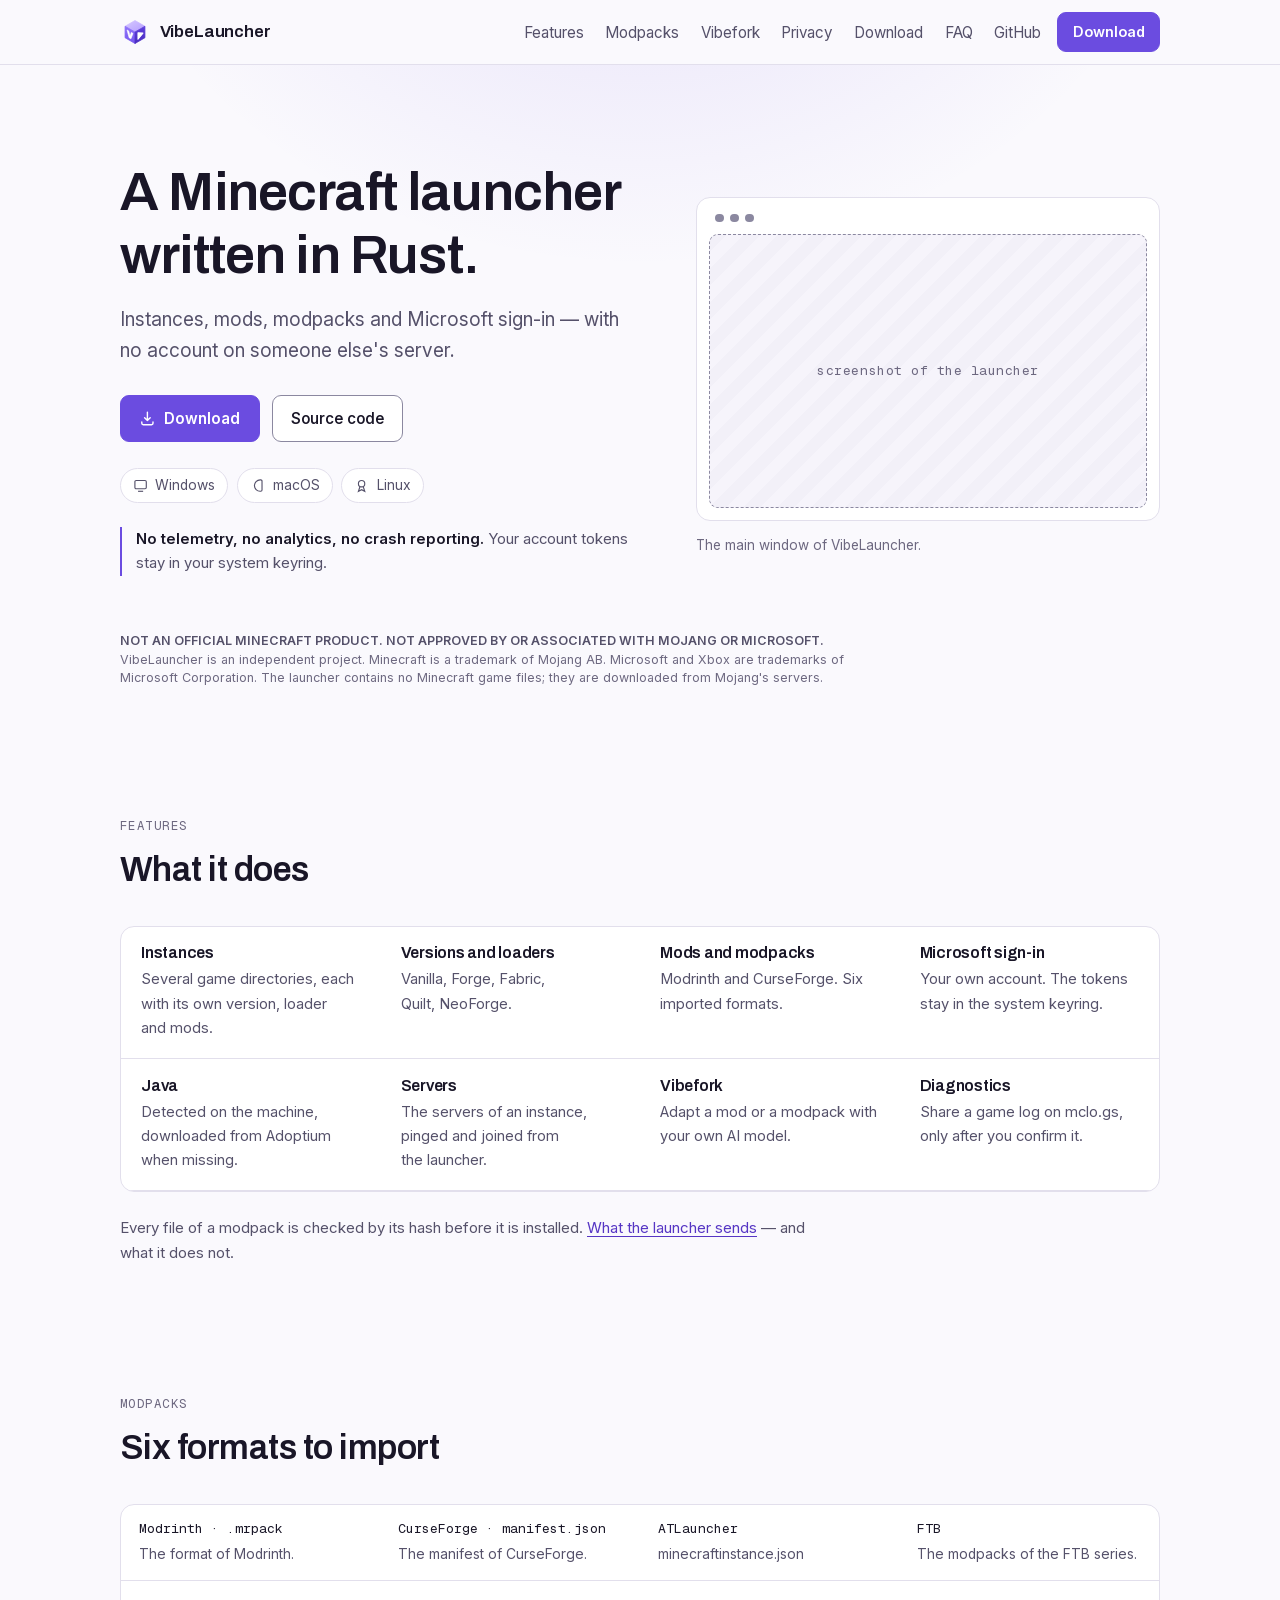
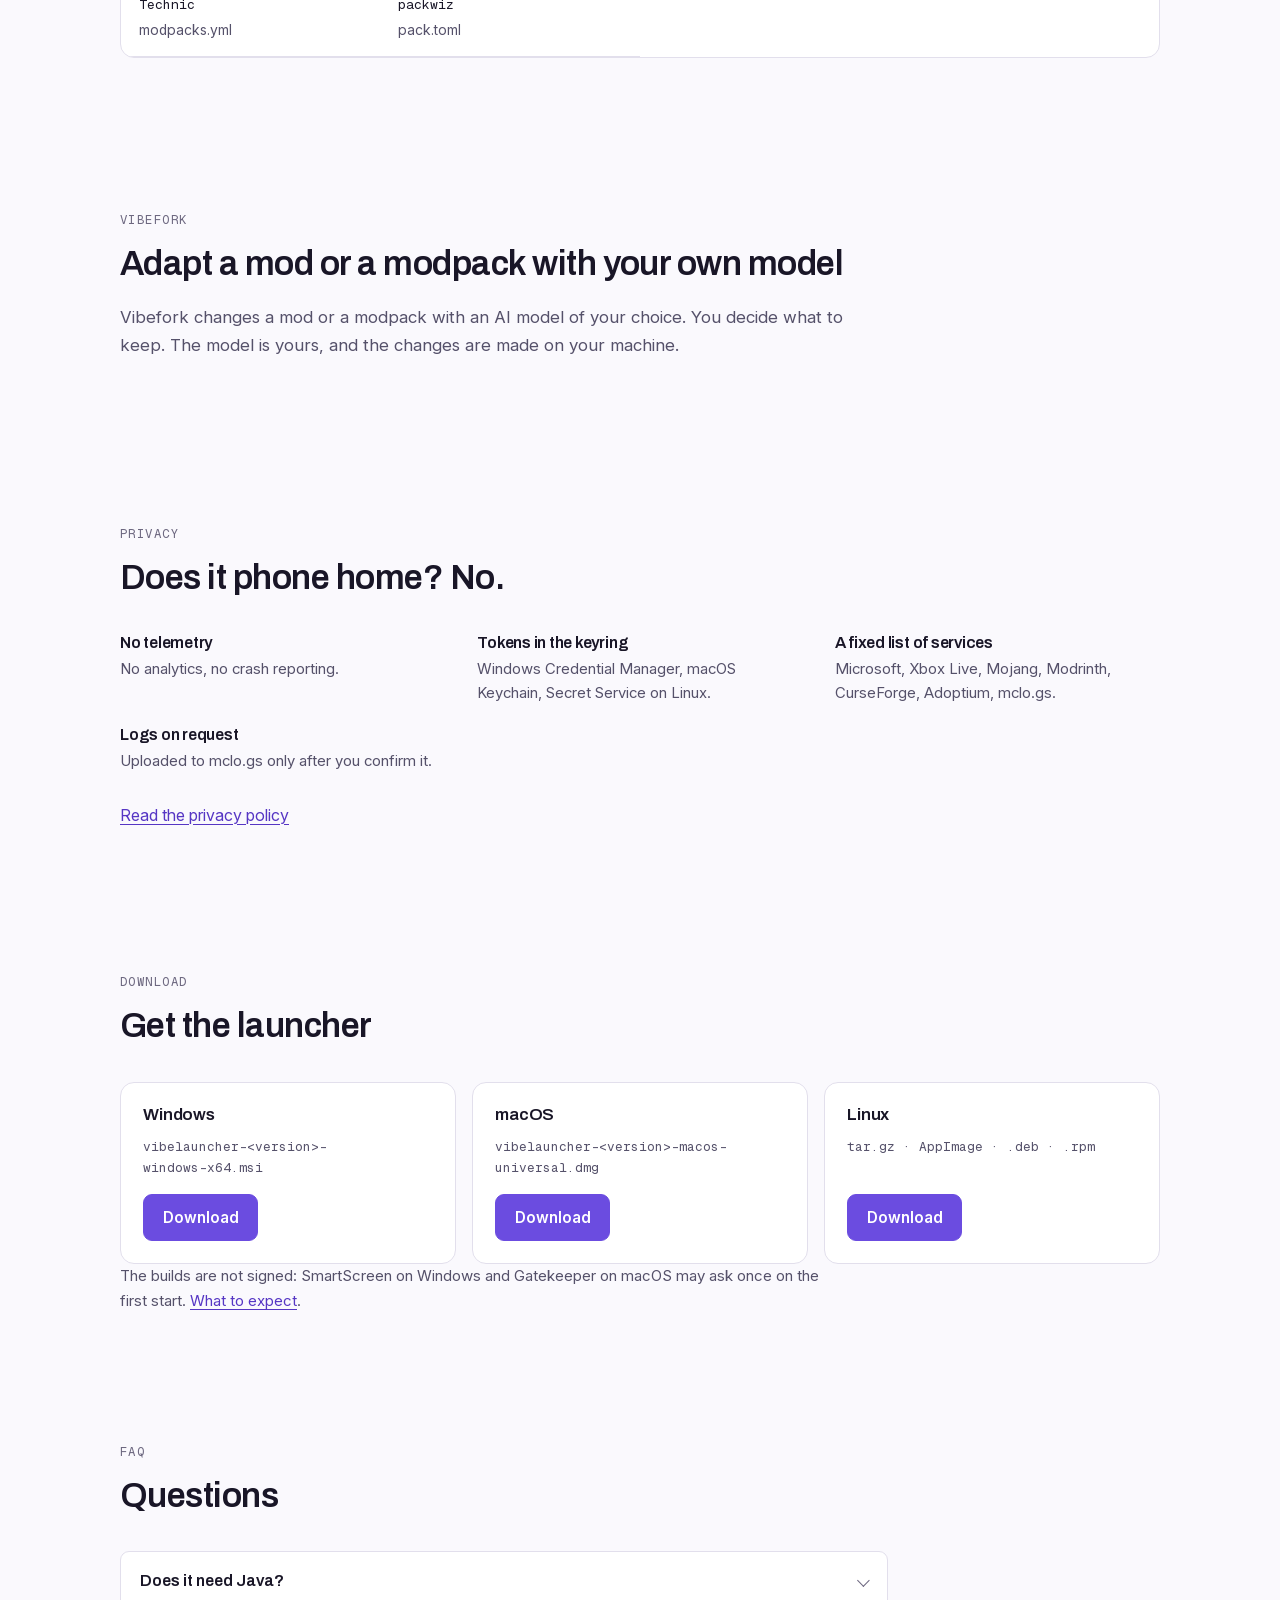
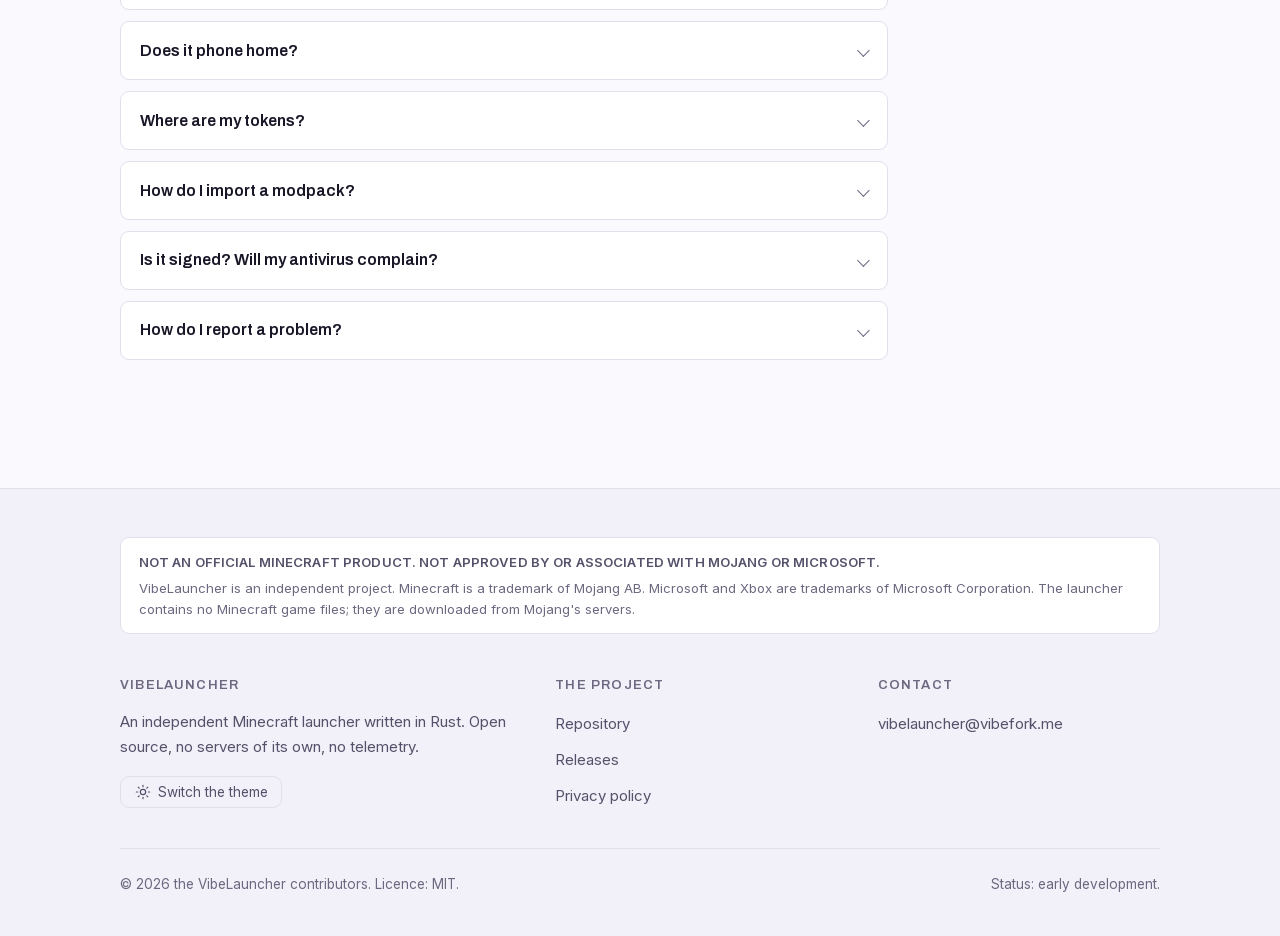
<file: index.html>
<!doctype html>
<html lang="en">
<head>
<meta charset="utf-8">
<meta name="viewport" content="width=device-width, initial-scale=1">
<title>VibeLauncher — a Minecraft launcher written in Rust</title>
<meta name="description" content="VibeLauncher is an open-source Minecraft launcher written in Rust for Windows, macOS and Linux. Instances, mods and modpacks, Microsoft sign-in, no telemetry, no servers of its own.">
<link rel="canonical" href="https://vibelauncher.org/">
<meta name="theme-color" content="#0e0d14" media="(prefers-color-scheme: dark)">
<meta name="theme-color" content="#faf9fd" media="(prefers-color-scheme: light)">
<meta property="og:type" content="website">
<meta property="og:site_name" content="VibeLauncher">
<meta property="og:url" content="https://vibelauncher.org/">
<meta property="og:title" content="VibeLauncher — a Minecraft launcher written in Rust">
<meta property="og:description" content="Instances, mods and modpacks, Microsoft sign-in and Vibefork. Open source, no telemetry, no servers of its own.">
<meta property="og:image" content="https://vibelauncher.org/assets/img/og.png">
<meta property="og:image:width" content="1200">
<meta property="og:image:height" content="630">
<meta name="twitter:card" content="summary_large_image">
<meta name="twitter:title" content="VibeLauncher — a Minecraft launcher written in Rust">
<meta name="twitter:description" content="Instances, mods and modpacks, Microsoft sign-in and Vibefork. Open source, no telemetry, no servers of its own.">
<meta name="twitter:image" content="https://vibelauncher.org/assets/img/og.png">
<link rel="icon" href="assets/icons/favicon.ico" sizes="32x32">
<link rel="icon" href="assets/icons/mono-light.svg" type="image/svg+xml" media="(prefers-color-scheme: dark)">
<link rel="icon" href="assets/icons/mono-dark.svg" type="image/svg+xml" media="(prefers-color-scheme: light)">
<link rel="apple-touch-icon" href="assets/icons/icon.svg">
<link rel="stylesheet" href="assets/css/base.css">
<link rel="stylesheet" href="assets/css/chrome.css">
<link rel="stylesheet" href="assets/css/sections.css">
<link rel="stylesheet" href="assets/css/pages.css">
<script type="application/ld+json">
{
  "@context": "https://schema.org",
  "@type": "SoftwareApplication",
  "name": "VibeLauncher",
  "applicationCategory": "GameApplication",
  "operatingSystem": "Windows, macOS, Linux",
  "description": "A Minecraft launcher written in Rust: instances, game versions and mod loaders, mods and modpacks, Microsoft account sign-in, Java runtimes and Vibefork.",
  "url": "https://vibelauncher.org/",
  "downloadUrl": "https://github.com/FQ401/vibelauncher/releases",
  "softwareVersion": "0.0.0",
  "license": "https://github.com/FQ401/vibelauncher/blob/main/LICENSE",
  "codeRepository": "https://github.com/FQ401/vibelauncher",
  "isAccessibleForFree": true,
  "offers": { "@type": "Offer", "price": "0", "priceCurrency": "USD" }
}
</script>
</head>
<body>
<a class="skip-link" href="#main">Skip to the content</a>

<header class="site-header">
  <div class="container site-header__inner">
    <a class="brand" href="index.html">
      <img src="assets/icons/mark.svg" alt="" width="30" height="30">
      <span class="brand__word">VibeLauncher</span>
    </a>
    <button class="nav-toggle" type="button" aria-expanded="false" aria-controls="site-nav" aria-label="Open the menu">
      <svg viewBox="0 0 24 24" fill="none" stroke="currentColor" stroke-width="2" stroke-linecap="round" aria-hidden="true">
        <path d="M4 7h16M4 12h16M4 17h16"></path>
      </svg>
    </button>
    <nav class="site-nav" id="site-nav" data-open="false" aria-label="Main">
      <ul class="site-nav__list">
        <li><a href="#features">Features</a></li>
        <li><a href="#modpacks">Modpacks</a></li>
        <li><a href="#vibefork">Vibefork</a></li>
        <li><a href="#privacy">Privacy</a></li>
        <li><a href="#download">Download</a></li>
        <li><a href="#faq">FAQ</a></li>
        <li><a class="site-nav__github" href="https://github.com/FQ401/vibelauncher" rel="noopener">GitHub</a></li>
      </ul>
    </nav>
    <div class="site-header__actions">
      <a class="button button--primary button--small" href="https://github.com/FQ401/vibelauncher/releases" rel="noopener">Download</a>
    </div>
  </div>
</header>

<main id="main">

  <section class="hero">
    <div class="container hero__inner">
      <div>
        <h1 class="hero__title">A Minecraft launcher written in Rust.</h1>
        <p class="hero__lead">
          Instances, mods, modpacks and Microsoft sign-in — with no account on someone else's server.
        </p>
        <div class="hero__actions">
          <a class="button button--primary" href="https://github.com/FQ401/vibelauncher/releases" rel="noopener">
            <svg viewBox="0 0 24 24" fill="none" stroke="currentColor" stroke-width="2" stroke-linecap="round" stroke-linejoin="round" aria-hidden="true">
              <path d="M12 3v12m0 0l-4-4m4 4l4-4M4 17v2a2 2 0 002 2h12a2 2 0 002-2v-2"></path>
            </svg>
            Download
          </a>
          <a class="button" href="https://github.com/FQ401/vibelauncher" rel="noopener">Source code</a>
        </div>
        <ul class="platform-chips">
          <li class="chip">
            <svg viewBox="0 0 24 24" fill="none" stroke="currentColor" stroke-width="1.8" aria-hidden="true"><rect x="3" y="4" width="18" height="13" rx="2"></rect><path d="M8 21h8"></path></svg>
            Windows
          </li>
          <li class="chip">
            <svg viewBox="0 0 24 24" fill="none" stroke="currentColor" stroke-width="1.8" aria-hidden="true"><path d="M16 3a9 9 0 100 18h1a2 2 0 002-2V5a2 2 0 00-2-2z"></path></svg>
            macOS
          </li>
          <li class="chip">
            <svg viewBox="0 0 24 24" fill="none" stroke="currentColor" stroke-width="1.8" aria-hidden="true"><circle cx="12" cy="9" r="5"></circle><path d="M9.5 13.5L7 21l5-2.5L17 21l-2.5-7.5"></path></svg>
            Linux
          </li>
        </ul>
        <p class="hero__note">
          <strong>No telemetry, no analytics, no crash reporting.</strong>
          Your account tokens stay in your system keyring.
        </p>
      </div>
      <figure class="hero__figure">
        <div class="shot-frame">
          <div class="shot-frame__bar" aria-hidden="true">
            <span class="shot-frame__dot"></span><span class="shot-frame__dot"></span><span class="shot-frame__dot"></span>
          </div>
          <!-- The real image of the launcher goes here: assets/img/launcher-main.webp -->
          <div class="shot-frame__body"><span>screenshot of the launcher</span></div>
        </div>
        <figcaption class="hero__caption">The main window of VibeLauncher.</figcaption>
      </figure>
    </div>
    <div class="container">
      <p class="hero__disclaimer">
        <strong>NOT AN OFFICIAL MINECRAFT PRODUCT. NOT APPROVED BY OR ASSOCIATED WITH MOJANG OR MICROSOFT.</strong>
        VibeLauncher is an independent project. Minecraft is a trademark of Mojang AB. Microsoft and Xbox are
        trademarks of Microsoft Corporation. The launcher contains no Minecraft game files; they are downloaded
        from Mojang's servers.
      </p>
    </div>
  </section>

  <section class="section" id="features">
    <div class="container">
      <div class="section__head">
        <p class="section__eyebrow">Features</p>
        <h2>What it does</h2>
      </div>
      <ul class="features">
        <li class="feature">
          <h3>Instances</h3>
          <p>Several game directories, each with its own version, loader and mods.</p>
        </li>
        <li class="feature">
          <h3>Versions and loaders</h3>
          <p>Vanilla, Forge, Fabric, Quilt, NeoForge.</p>
        </li>
        <li class="feature">
          <h3>Mods and modpacks</h3>
          <p>Modrinth and CurseForge. Six imported formats.</p>
        </li>
        <li class="feature">
          <h3>Microsoft sign-in</h3>
          <p>Your own account. The tokens stay in the system keyring.</p>
        </li>
        <li class="feature">
          <h3>Java</h3>
          <p>Detected on the machine, downloaded from Adoptium when missing.</p>
        </li>
        <li class="feature">
          <h3>Servers</h3>
          <p>The servers of an instance, pinged and joined from the launcher.</p>
        </li>
        <li class="feature">
          <h3>Vibefork</h3>
          <p>Adapt a mod or a modpack with your own AI model.</p>
        </li>
        <li class="feature">
          <h3>Diagnostics</h3>
          <p>Share a game log on mclo.gs, only after you confirm it.</p>
        </li>
      </ul>
      <p class="formats__note">
        Every file of a modpack is checked by its hash before it is installed.
        <a href="privacy.html">What the launcher sends</a> — and what it does not.
      </p>
    </div>
  </section>

  <section class="section section--tight" id="modpacks">
    <div class="container">
      <div class="section__head">
        <p class="section__eyebrow">Modpacks</p>
        <h2>Six formats to import</h2>
      </div>
      <ul class="formats">
        <li class="format">
          <p class="format__name">Modrinth · .mrpack</p>
          <p class="format__desc">The format of Modrinth.</p>
        </li>
        <li class="format">
          <p class="format__name">CurseForge · manifest.json</p>
          <p class="format__desc">The manifest of CurseForge.</p>
        </li>
        <li class="format">
          <p class="format__name">ATLauncher</p>
          <p class="format__desc">minecraftinstance.json</p>
        </li>
        <li class="format">
          <p class="format__name">FTB</p>
          <p class="format__desc">The modpacks of the FTB series.</p>
        </li>
        <li class="format">
          <p class="format__name">Technic</p>
          <p class="format__desc">modpacks.yml</p>
        </li>
        <li class="format">
          <p class="format__name">packwiz</p>
          <p class="format__desc">pack.toml</p>
        </li>
      </ul>
    </div>
  </section>

  <section class="section" id="vibefork">
    <div class="container">
      <div class="section__head">
        <p class="section__eyebrow">Vibefork</p>
        <h2>Adapt a mod or a modpack with your own model</h2>
        <p class="section__lead">
          Vibefork changes a mod or a modpack with an AI model of your choice. You decide what to keep.
          The model is yours, and the changes are made on your machine.
        </p>
      </div>
    </div>
  </section>

  <section class="section" id="privacy">
    <div class="container">
      <div class="section__head">
        <p class="section__eyebrow">Privacy</p>
        <h2>Does it phone home? No.</h2>
      </div>
      <ul class="points">
        <li class="point">
          <h3 class="point__title">No telemetry</h3>
          <p class="point__text">No analytics, no crash reporting.</p>
        </li>
        <li class="point">
          <h3 class="point__title">Tokens in the keyring</h3>
          <p class="point__text">Windows Credential Manager, macOS Keychain, Secret Service on Linux.</p>
        </li>
        <li class="point">
          <h3 class="point__title">A fixed list of services</h3>
          <p class="point__text">Microsoft, Xbox Live, Mojang, Modrinth, CurseForge, Adoptium, mclo.gs.</p>
        </li>
        <li class="point">
          <h3 class="point__title">Logs on request</h3>
          <p class="point__text">Uploaded to mclo.gs only after you confirm it.</p>
        </li>
      </ul>
      <p><a href="privacy.html">Read the privacy policy</a></p>
    </div>
  </section>

  <section class="section" id="download">
    <div class="container">
      <div class="section__head">
        <p class="section__eyebrow">Download</p>
        <h2>Get the launcher</h2>
      </div>
      <ul class="downloads">
        <li class="download">
          <h3 class="download__os">Windows</h3>
          <p class="download__file">vibelauncher-&lt;version&gt;-windows-x64.msi</p>
          <a class="button button--primary" href="https://github.com/FQ401/vibelauncher/releases" rel="noopener">Download</a>
        </li>
        <li class="download">
          <h3 class="download__os">macOS</h3>
          <p class="download__file">vibelauncher-&lt;version&gt;-macos-universal.dmg</p>
          <a class="button button--primary" href="https://github.com/FQ401/vibelauncher/releases" rel="noopener">Download</a>
        </li>
        <li class="download">
          <h3 class="download__os">Linux</h3>
          <p class="download__file">tar.gz · AppImage · .deb · .rpm</p>
          <a class="button button--primary" href="https://github.com/FQ401/vibelauncher/releases" rel="noopener">Download</a>
        </li>
      </ul>
      <p class="formats__note">
        The builds are not signed: SmartScreen on Windows and Gatekeeper on macOS may ask once on the first
        start. <a href="download.html">What to expect</a>.
      </p>
    </div>
  </section>

  <section class="section" id="faq">
    <div class="container">
      <div class="section__head">
        <p class="section__eyebrow">FAQ</p>
        <h2>Questions</h2>
      </div>
      <div class="faq">
        <details>
          <summary>Does it need Java?</summary>
          <div class="faq__body">
            <p>Java is detected on your machine; the launcher can download a runtime from Adoptium when it is missing.</p>
          </div>
        </details>
        <details>
          <summary>Does it phone home?</summary>
          <div class="faq__body">
            <p>No. The project runs no servers of its own, and the launcher has no telemetry, no analytics and no crash reporting.</p>
          </div>
        </details>
        <details>
          <summary>Where are my tokens?</summary>
          <div class="faq__body">
            <p>In the keyring of your operating system, never in a configuration file or a log.</p>
          </div>
        </details>
        <details>
          <summary>How do I import a modpack?</summary>
          <div class="faq__body">
            <p>Six formats are read: Modrinth, CurseForge, ATLauncher, FTB, Technic and packwiz. Every file is checked by its hash.</p>
          </div>
        </details>
        <details>
          <summary>Is it signed? Will my antivirus complain?</summary>
          <div class="faq__body">
            <p>The builds are not signed with a code signing certificate, so SmartScreen may ask once on Windows. On macOS the app is signed ad hoc and not notarized.</p>
          </div>
        </details>
        <details>
          <summary>How do I report a problem?</summary>
          <div class="faq__body">
            <p>Open an issue on <a href="https://github.com/FQ401/vibelauncher/issues" rel="noopener">GitHub</a>, or write to <a href="mailto:vibelauncher@vibefork.me">vibelauncher@vibefork.me</a>.</p>
          </div>
        </details>
      </div>
    </div>
  </section>

</main>

<footer class="site-footer">
  <div class="container">
    <p class="disclaimer">
      <strong>NOT AN OFFICIAL MINECRAFT PRODUCT. NOT APPROVED BY OR ASSOCIATED WITH MOJANG OR MICROSOFT.</strong>
      VibeLauncher is an independent project. Minecraft is a trademark of Mojang AB. Microsoft and Xbox are
      trademarks of Microsoft Corporation. The launcher contains no Minecraft game files; they are downloaded
      from Mojang's servers.
    </p>
    <div class="site-footer__grid">
      <div>
        <p class="site-footer__title">VibeLauncher</p>
        <p style="font-size: 0.94rem;">An independent Minecraft launcher written in Rust. Open source, no servers of its own, no telemetry.</p>
        <button class="theme-toggle" type="button" aria-pressed="false">
          <svg viewBox="0 0 24 24" fill="none" stroke="currentColor" stroke-width="1.8" stroke-linecap="round" aria-hidden="true">
            <circle cx="12" cy="12" r="4"></circle><path d="M12 2v2M12 20v2M2 12h2M20 12h2M4.9 4.9l1.4 1.4M17.7 17.7l1.4 1.4M19.1 4.9l-1.4 1.4M6.3 17.7l-1.4 1.4"></path>
          </svg>
          <span>Switch the theme</span>
        </button>
      </div>
      <div>
        <p class="site-footer__title">The project</p>
        <ul class="site-footer__links">
          <li><a href="https://github.com/FQ401/vibelauncher" rel="noopener">Repository</a></li>
          <li><a href="https://github.com/FQ401/vibelauncher/releases" rel="noopener">Releases</a></li>
          <li><a href="privacy.html">Privacy policy</a></li>
        </ul>
      </div>
      <div>
        <p class="site-footer__title">Contact</p>
        <ul class="site-footer__links">
          <li><a href="mailto:vibelauncher@vibefork.me">vibelauncher@vibefork.me</a></li>
        </ul>
      </div>
    </div>
    <div class="site-footer__bottom">
      <span>© 2026 the VibeLauncher contributors. Licence: MIT.</span>
      <span>Status: early development.</span>
    </div>
  </div>
</footer>

<script src="assets/js/main.js" defer></script>
</body>
</html>
</file>
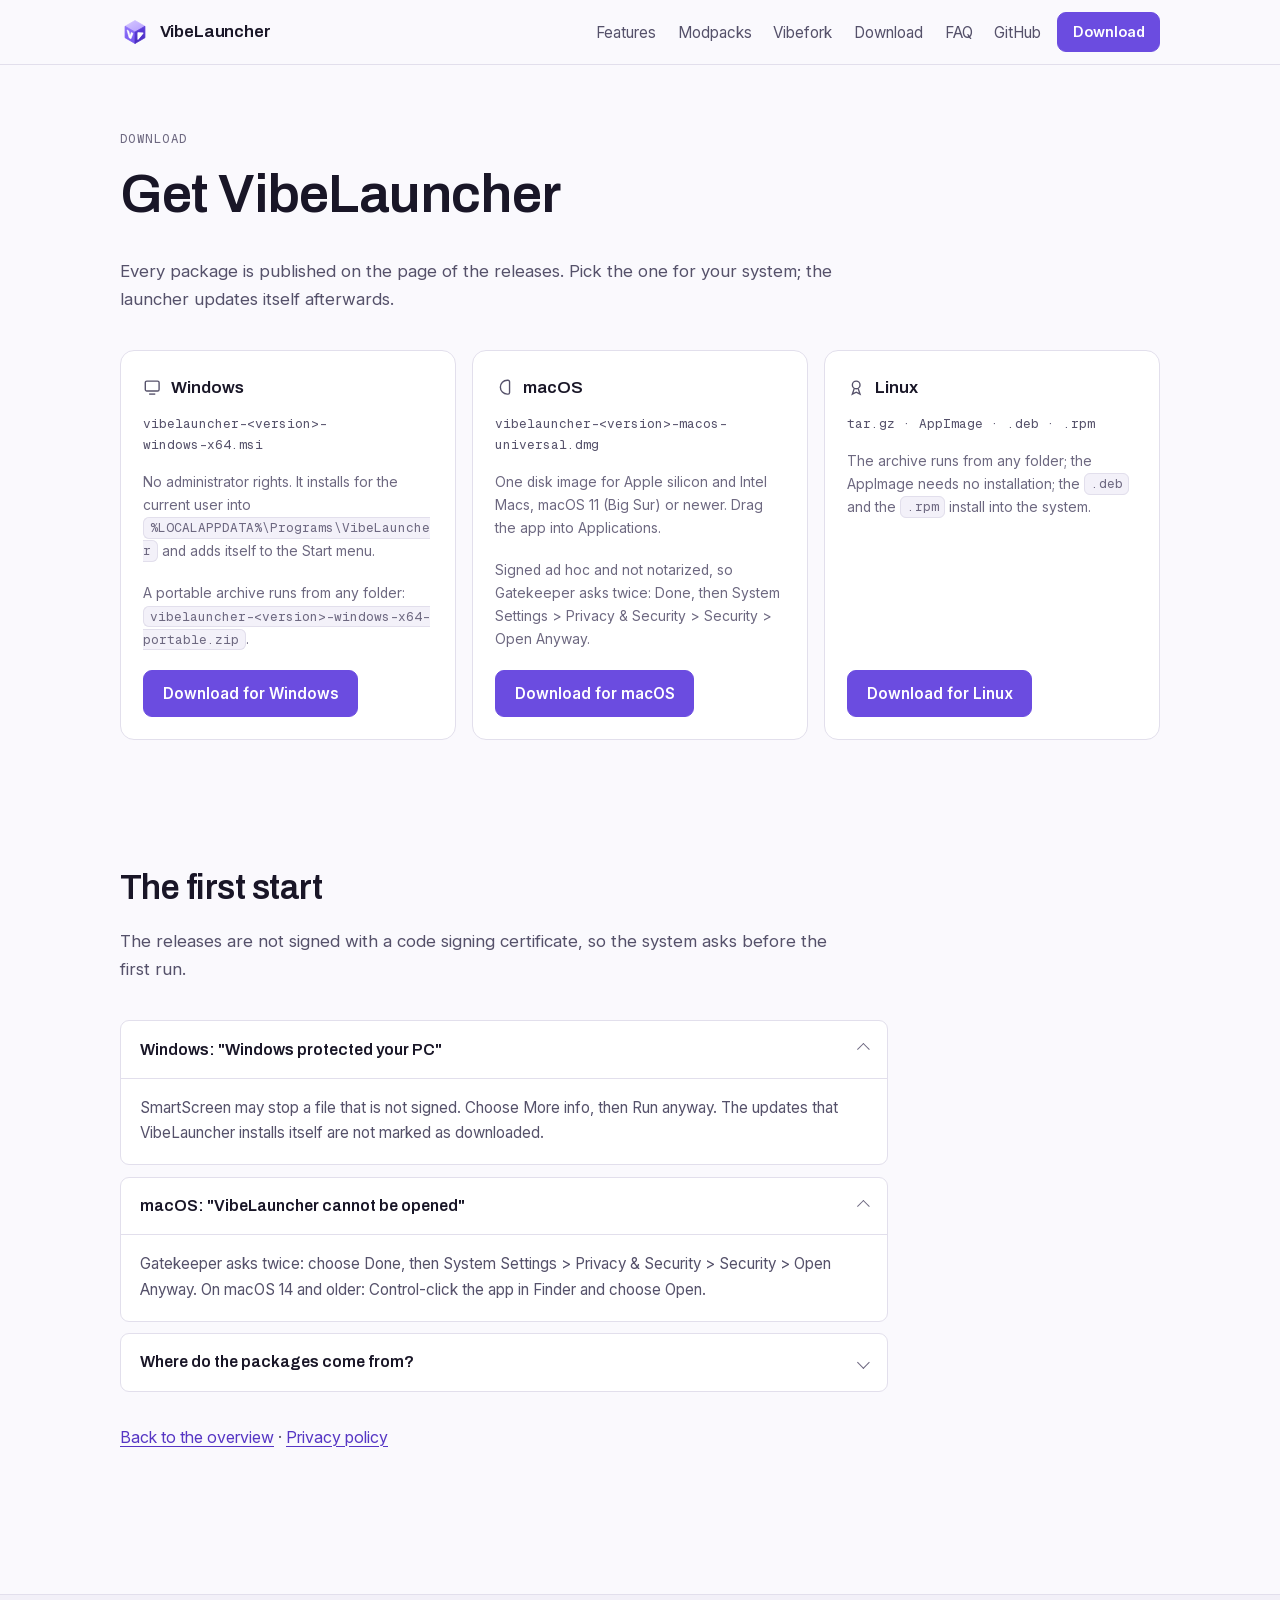
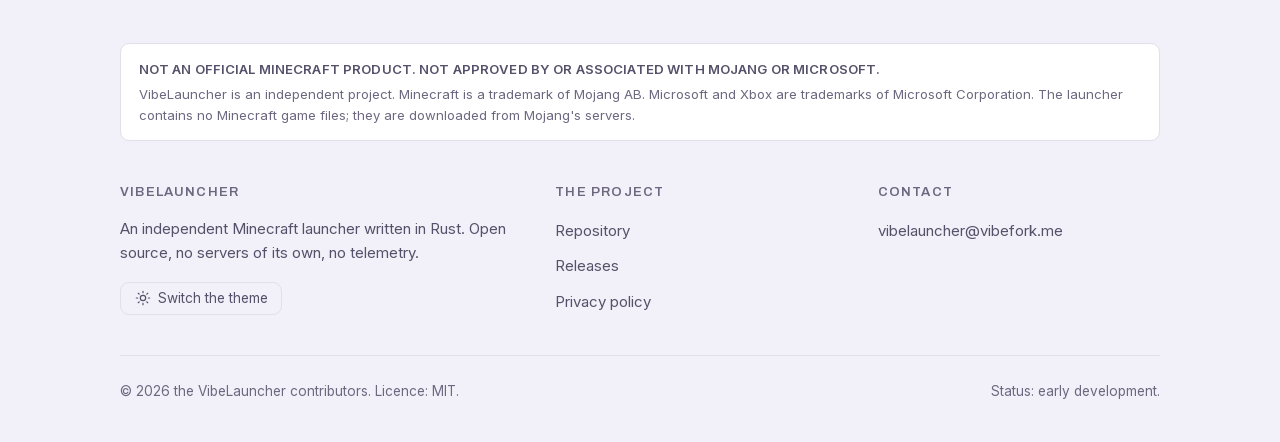
<file: download.html>
<!doctype html>
<html lang="en">
<head>
<meta charset="utf-8">
<meta name="viewport" content="width=device-width, initial-scale=1">
<title>Download — VibeLauncher</title>
<meta name="description" content="Download VibeLauncher for Windows, macOS and Linux: the installer, the portable archive, the disk image and the Linux packages.">
<link rel="canonical" href="https://vibelauncher.org/download.html">
<meta name="theme-color" content="#0e0d14" media="(prefers-color-scheme: dark)">
<meta name="theme-color" content="#faf9fd" media="(prefers-color-scheme: light)">
<meta property="og:type" content="website">
<meta property="og:site_name" content="VibeLauncher">
<meta property="og:url" content="https://vibelauncher.org/download.html">
<meta property="og:title" content="Download — VibeLauncher">
<meta property="og:description" content="The packages of VibeLauncher for Windows, macOS and Linux, and what to expect on the first start.">
<meta property="og:image" content="https://vibelauncher.org/assets/img/og.png">
<meta property="og:image:width" content="1200">
<meta property="og:image:height" content="630">
<meta name="twitter:card" content="summary_large_image">
<link rel="icon" href="assets/icons/favicon.ico" sizes="32x32">
<link rel="icon" href="assets/icons/mono-light.svg" type="image/svg+xml" media="(prefers-color-scheme: dark)">
<link rel="icon" href="assets/icons/mono-dark.svg" type="image/svg+xml" media="(prefers-color-scheme: light)">
<link rel="stylesheet" href="assets/css/base.css">
<link rel="stylesheet" href="assets/css/chrome.css">
<link rel="stylesheet" href="assets/css/sections.css">
<link rel="stylesheet" href="assets/css/pages.css">
</head>
<body>
<a class="skip-link" href="#main">Skip to the content</a>

<header class="site-header">
  <div class="container site-header__inner">
    <a class="brand" href="index.html">
      <img src="assets/icons/mark.svg" alt="" width="30" height="30">
      <span class="brand__word">VibeLauncher</span>
    </a>
    <button class="nav-toggle" type="button" aria-expanded="false" aria-controls="site-nav" aria-label="Open the menu">
      <svg viewBox="0 0 24 24" fill="none" stroke="currentColor" stroke-width="2" stroke-linecap="round" aria-hidden="true">
        <path d="M4 7h16M4 12h16M4 17h16"></path>
      </svg>
    </button>
    <nav class="site-nav" id="site-nav" data-open="false" aria-label="Main">
      <ul class="site-nav__list">
        <li><a href="index.html#features">Features</a></li>
        <li><a href="index.html#modpacks">Modpacks</a></li>
        <li><a href="index.html#vibefork">Vibefork</a></li>
        <li><a href="download.html">Download</a></li>
        <li><a href="index.html#faq">FAQ</a></li>
        <li><a class="site-nav__github" href="https://github.com/FQ401/vibelauncher" rel="noopener">GitHub</a></li>
      </ul>
    </nav>
    <div class="site-header__actions">
      <a class="button button--primary button--small" href="https://github.com/FQ401/vibelauncher/releases" rel="noopener">Download</a>
    </div>
  </div>
</header>

<main id="main">
  <section class="section">
    <div class="container">
      <div class="section__head">
        <p class="section__eyebrow">Download</p>
        <h1>Get VibeLauncher</h1>
        <p class="section__lead">
          Every package is published on the page of the releases. Pick the one for your system;
          the launcher updates itself afterwards.
        </p>
      </div>

      <div class="downloads">
        <article class="download">
          <p class="download__os">
            <svg viewBox="0 0 24 24" fill="none" stroke="currentColor" stroke-width="1.8" aria-hidden="true"><rect x="3" y="4" width="18" height="13" rx="2"></rect><path d="M8 21h8"></path></svg>
            Windows
          </p>
          <p class="download__file">vibelauncher-&lt;version&gt;-windows-x64.msi</p>
          <p class="download__note">
            No administrator rights. It installs for the current user into
            <code>%LOCALAPPDATA%\Programs\VibeLauncher</code> and adds itself to the Start menu.
          </p>
          <p class="download__note">
            A portable archive runs from any folder: <code>vibelauncher-&lt;version&gt;-windows-x64-portable.zip</code>.
          </p>
          <a class="button button--primary" href="https://github.com/FQ401/vibelauncher/releases" rel="noopener">Download for Windows</a>
        </article>

        <article class="download">
          <p class="download__os">
            <svg viewBox="0 0 24 24" fill="none" stroke="currentColor" stroke-width="1.8" aria-hidden="true"><path d="M16 3a9 9 0 100 18h1a2 2 0 002-2V5a2 2 0 00-2-2z"></path></svg>
            macOS
          </p>
          <p class="download__file">vibelauncher-&lt;version&gt;-macos-universal.dmg</p>
          <p class="download__note">
            One disk image for Apple silicon and Intel Macs, macOS 11 (Big Sur) or newer. Drag the app into
            Applications.
          </p>
          <p class="download__note">
            Signed ad hoc and not notarized, so Gatekeeper asks twice: Done, then System Settings &gt;
            Privacy &amp; Security &gt; Security &gt; Open Anyway.
          </p>
          <a class="button button--primary" href="https://github.com/FQ401/vibelauncher/releases" rel="noopener">Download for macOS</a>
        </article>

        <article class="download">
          <p class="download__os">
            <svg viewBox="0 0 24 24" fill="none" stroke="currentColor" stroke-width="1.8" aria-hidden="true"><circle cx="12" cy="9" r="5"></circle><path d="M9.5 13.5L7 21l5-2.5L17 21l-2.5-7.5"></path></svg>
            Linux
          </p>
          <p class="download__file">tar.gz · AppImage · .deb · .rpm</p>
          <p class="download__note">
            The archive runs from any folder; the AppImage needs no installation; the <code>.deb</code> and the
            <code>.rpm</code> install into the system.
          </p>
          <a class="button button--primary" href="https://github.com/FQ401/vibelauncher/releases" rel="noopener">Download for Linux</a>
        </article>
      </div>
    </div>
  </section>

  <section class="section section--tight">
    <div class="container">
      <div class="section__head">
        <h2>The first start</h2>
        <p class="section__lead">The releases are not signed with a code signing certificate, so the system asks before the first run.</p>
      </div>
      <div class="faq">
        <details open>
          <summary>Windows: "Windows protected your PC"</summary>
          <div class="faq__body">
            <p>SmartScreen may stop a file that is not signed. Choose More info, then Run anyway. The updates that VibeLauncher installs itself are not marked as downloaded.</p>
          </div>
        </details>
        <details open>
          <summary>macOS: "VibeLauncher cannot be opened"</summary>
          <div class="faq__body">
            <p>Gatekeeper asks twice: choose Done, then System Settings &gt; Privacy &amp; Security &gt; Security &gt; Open Anyway. On macOS 14 and older: Control-click the app in Finder and choose Open.</p>
          </div>
        </details>
        <details>
          <summary>Where do the packages come from?</summary>
          <div class="faq__body">
            <p>All of them are on the <a href="https://github.com/FQ401/vibelauncher/releases" rel="noopener">page of the releases</a>, together with the checksums. The launcher itself updates from there.</p>
          </div>
        </details>
      </div>
      <p style="margin-top: 2rem;">
        <a href="index.html">Back to the overview</a> ·
        <a href="privacy.html">Privacy policy</a>
      </p>
    </div>
  </section>
</main>

<footer class="site-footer">
  <div class="container">
    <p class="disclaimer">
      <strong>NOT AN OFFICIAL MINECRAFT PRODUCT. NOT APPROVED BY OR ASSOCIATED WITH MOJANG OR MICROSOFT.</strong>
      VibeLauncher is an independent project. Minecraft is a trademark of Mojang AB. Microsoft and Xbox are
      trademarks of Microsoft Corporation. The launcher contains no Minecraft game files; they are downloaded
      from Mojang's servers.
    </p>
    <div class="site-footer__grid">
      <div>
        <p class="site-footer__title">VibeLauncher</p>
        <p style="font-size: 0.94rem;">An independent Minecraft launcher written in Rust. Open source, no servers of its own, no telemetry.</p>
        <button class="theme-toggle" type="button" aria-pressed="false">
          <svg viewBox="0 0 24 24" fill="none" stroke="currentColor" stroke-width="1.8" stroke-linecap="round" aria-hidden="true">
            <circle cx="12" cy="12" r="4"></circle><path d="M12 2v2M12 20v2M2 12h2M20 12h2M4.9 4.9l1.4 1.4M17.7 17.7l1.4 1.4M19.1 4.9l-1.4 1.4M6.3 17.7l-1.4 1.4"></path>
          </svg>
          <span>Switch the theme</span>
        </button>
      </div>
      <div>
        <p class="site-footer__title">The project</p>
        <ul class="site-footer__links">
          <li><a href="https://github.com/FQ401/vibelauncher" rel="noopener">Repository</a></li>
          <li><a href="https://github.com/FQ401/vibelauncher/releases" rel="noopener">Releases</a></li>
          <li><a href="privacy.html">Privacy policy</a></li>
        </ul>
      </div>
      <div>
        <p class="site-footer__title">Contact</p>
        <ul class="site-footer__links">
          <li><a href="mailto:vibelauncher@vibefork.me">vibelauncher@vibefork.me</a></li>
        </ul>
      </div>
    </div>
    <div class="site-footer__bottom">
      <span>© 2026 the VibeLauncher contributors. Licence: MIT.</span>
      <span>Status: early development.</span>
    </div>
  </div>
</footer>

<script src="assets/js/main.js" defer></script>
</body>
</html>
</file>
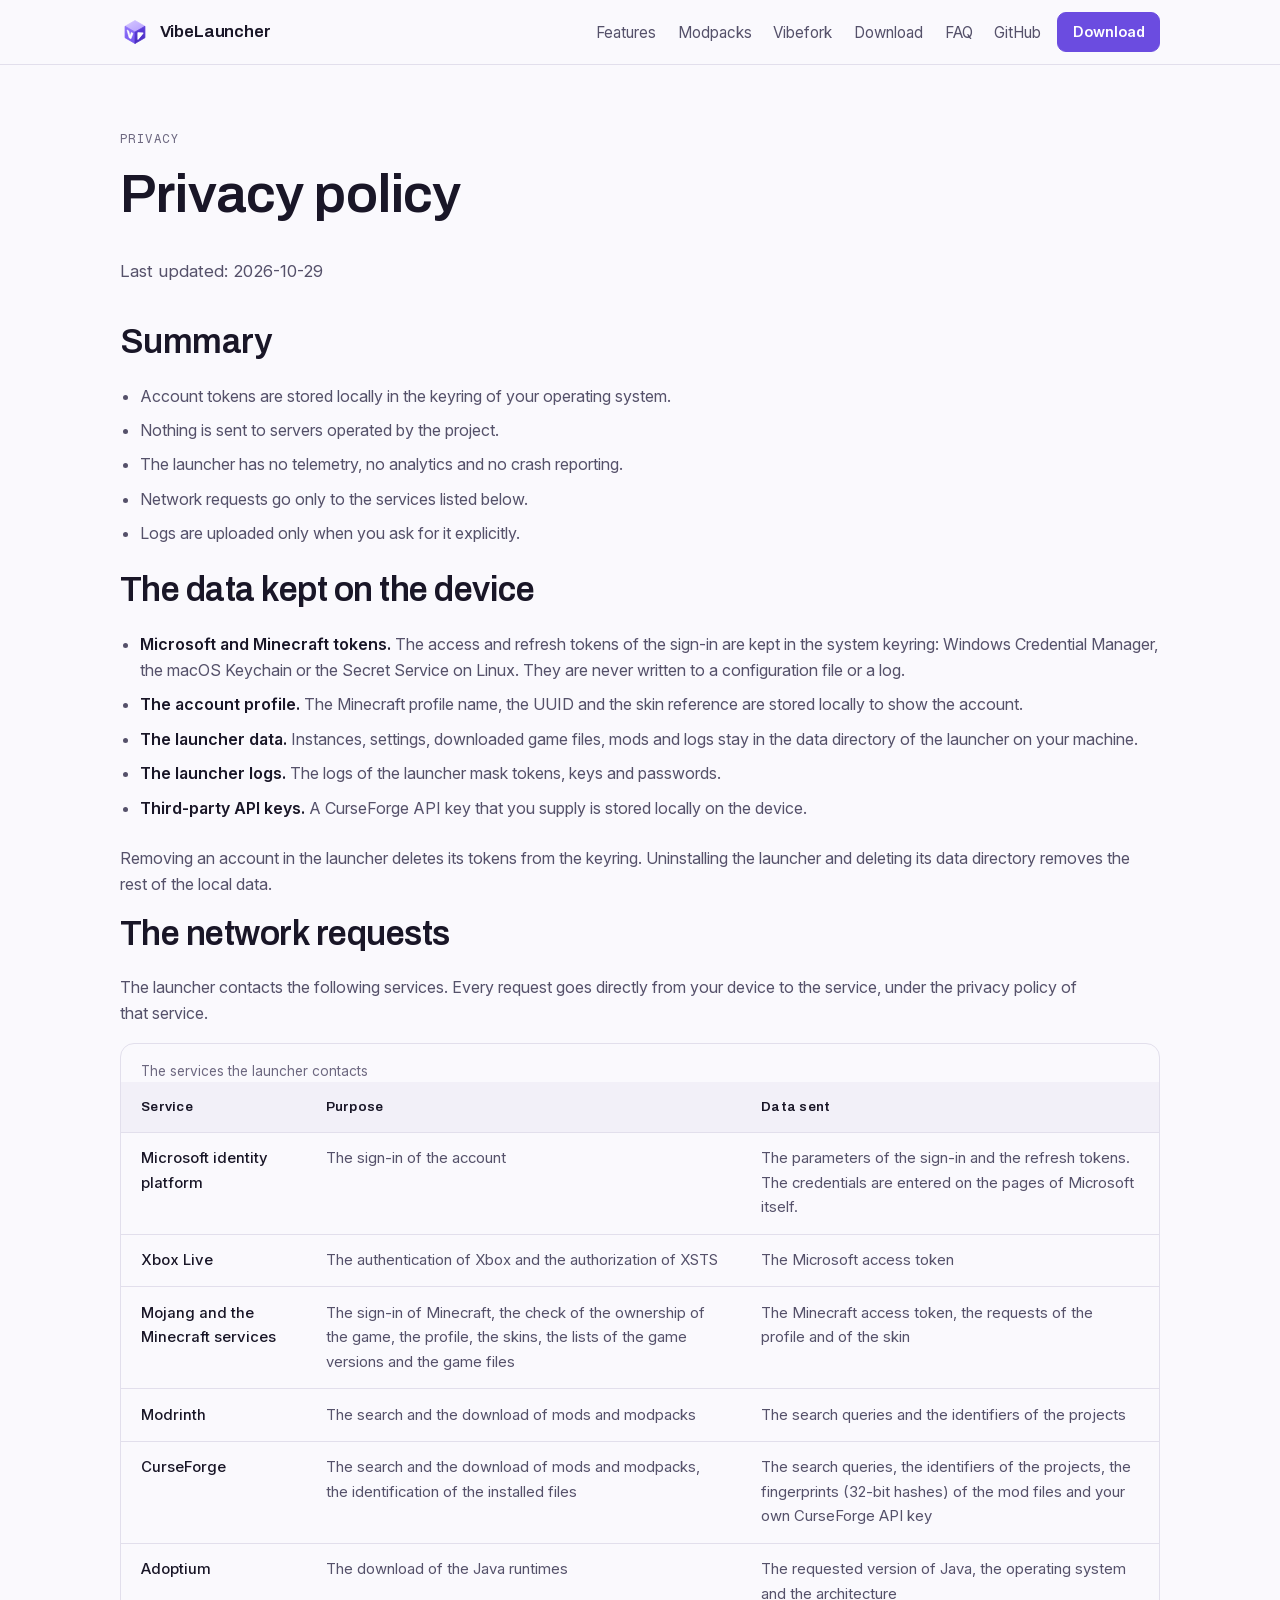
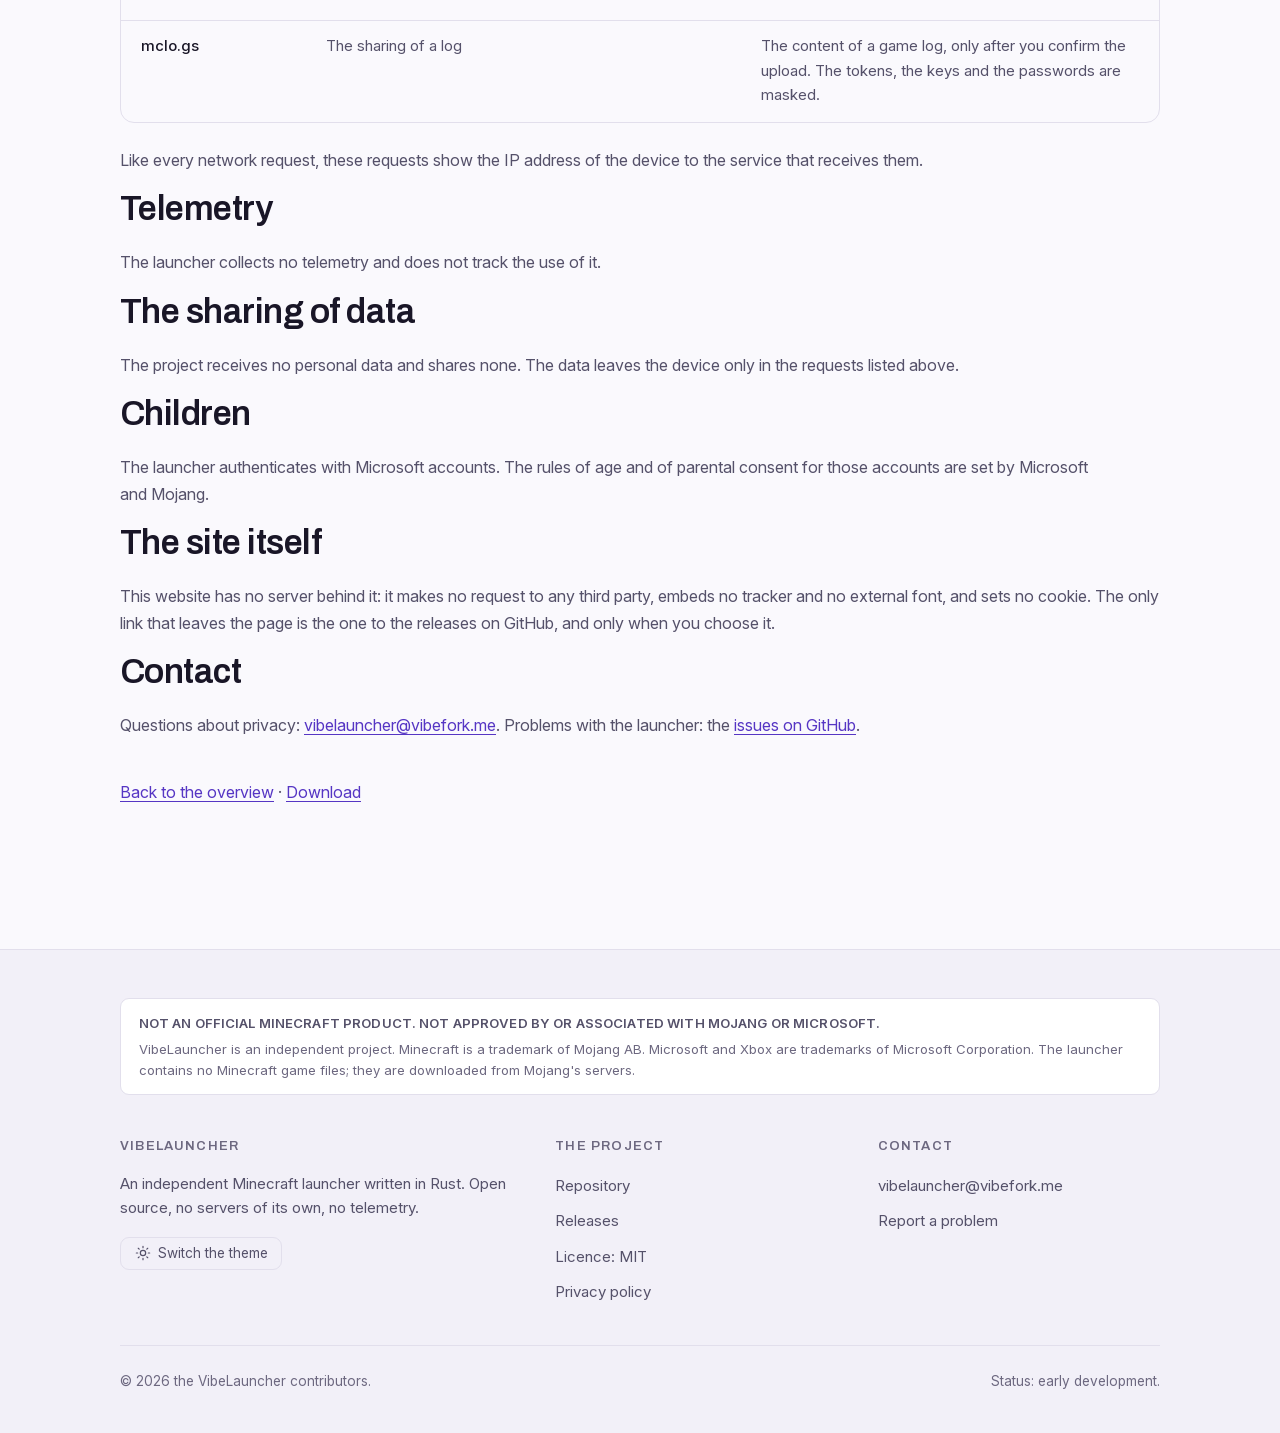
<file: privacy.html>
<!doctype html>
<html lang="en">
<head>
<meta charset="utf-8">
<meta name="viewport" content="width=device-width, initial-scale=1">
<title>Privacy policy — VibeLauncher</title>
<meta name="description" content="The privacy policy of VibeLauncher: no telemetry, tokens in the system keyring, and the fixed list of services the launcher contacts.">
<link rel="canonical" href="https://vibelauncher.org/privacy.html">
<meta name="theme-color" content="#0e0d14" media="(prefers-color-scheme: dark)">
<meta name="theme-color" content="#faf9fd" media="(prefers-color-scheme: light)">
<meta property="og:type" content="website">
<meta property="og:site_name" content="VibeLauncher">
<meta property="og:url" content="https://vibelauncher.org/privacy.html">
<meta property="og:title" content="Privacy policy — VibeLauncher">
<meta property="og:description" content="No telemetry, no analytics, no crash reporting. The tokens stay in the keyring of your operating system.">
<meta property="og:image" content="https://vibelauncher.org/assets/img/og.png">
<meta property="og:image:width" content="1200">
<meta property="og:image:height" content="630">
<meta name="twitter:card" content="summary_large_image">
<link rel="icon" href="assets/icons/favicon.ico" sizes="32x32">
<link rel="icon" href="assets/icons/mono-light.svg" type="image/svg+xml" media="(prefers-color-scheme: dark)">
<link rel="icon" href="assets/icons/mono-dark.svg" type="image/svg+xml" media="(prefers-color-scheme: light)">
<link rel="stylesheet" href="assets/css/base.css">
<link rel="stylesheet" href="assets/css/chrome.css">
<link rel="stylesheet" href="assets/css/sections.css">
<link rel="stylesheet" href="assets/css/pages.css">
</head>
<body>
<a class="skip-link" href="#main">Skip to the content</a>

<header class="site-header">
  <div class="container site-header__inner">
    <a class="brand" href="index.html">
      <img src="assets/icons/mark.svg" alt="" width="30" height="30">
      <span class="brand__word">VibeLauncher</span>
    </a>
    <button class="nav-toggle" type="button" aria-expanded="false" aria-controls="site-nav" aria-label="Open the menu">
      <svg viewBox="0 0 24 24" fill="none" stroke="currentColor" stroke-width="2" stroke-linecap="round" aria-hidden="true">
        <path d="M4 7h16M4 12h16M4 17h16"></path>
      </svg>
    </button>
    <nav class="site-nav" id="site-nav" data-open="false" aria-label="Main">
      <ul class="site-nav__list">
        <li><a href="index.html#features">Features</a></li>
        <li><a href="index.html#modpacks">Modpacks</a></li>
        <li><a href="index.html#vibefork">Vibefork</a></li>
        <li><a href="download.html">Download</a></li>
        <li><a href="index.html#faq">FAQ</a></li>
        <li><a class="site-nav__github" href="https://github.com/FQ401/vibelauncher" rel="noopener">GitHub</a></li>
      </ul>
    </nav>
    <div class="site-header__actions">
      <a class="button button--primary button--small" href="https://github.com/FQ401/vibelauncher/releases" rel="noopener">Download</a>
    </div>
  </div>
</header>

<main id="main">
  <article class="section">
    <div class="container">
      <div class="section__head">
        <p class="section__eyebrow">Privacy</p>
        <h1>Privacy policy</h1>
        <p class="section__lead">Last updated: 2026-10-29</p>
      </div>

      <h2>Summary</h2>
      <ul class="policy-list">
        <li>Account tokens are stored locally in the keyring of your operating system.</li>
        <li>Nothing is sent to servers operated by the project.</li>
        <li>The launcher has no telemetry, no analytics and no crash reporting.</li>
        <li>Network requests go only to the services listed below.</li>
        <li>Logs are uploaded only when you ask for it explicitly.</li>
      </ul>

      <h2>The data kept on the device</h2>
      <ul class="policy-list">
        <li><strong>Microsoft and Minecraft tokens.</strong> The access and refresh tokens of the sign-in are kept in the system keyring: Windows Credential Manager, the macOS Keychain or the Secret Service on Linux. They are never written to a configuration file or a log.</li>
        <li><strong>The account profile.</strong> The Minecraft profile name, the UUID and the skin reference are stored locally to show the account.</li>
        <li><strong>The launcher data.</strong> Instances, settings, downloaded game files, mods and logs stay in the data directory of the launcher on your machine.</li>
        <li><strong>The launcher logs.</strong> The logs of the launcher mask tokens, keys and passwords.</li>
        <li><strong>Third-party API keys.</strong> A CurseForge API key that you supply is stored locally on the device.</li>
      </ul>
      <p>Removing an account in the launcher deletes its tokens from the keyring. Uninstalling the launcher and deleting its data directory removes the rest of the local data.</p>

      <h2>The network requests</h2>
      <p>The launcher contacts the following services. Every request goes directly from your device to the service, under the privacy policy of that service.</p>
      <div class="table-wrap">
        <table class="policy-table">
          <caption>The services the launcher contacts</caption>
          <thead>
            <tr><th scope="col">Service</th><th scope="col">Purpose</th><th scope="col">Data sent</th></tr>
          </thead>
          <tbody>
            <tr>
              <td>Microsoft identity platform</td>
              <td>The sign-in of the account</td>
              <td>The parameters of the sign-in and the refresh tokens. The credentials are entered on the pages of Microsoft itself.</td>
            </tr>
            <tr>
              <td>Xbox Live</td>
              <td>The authentication of Xbox and the authorization of XSTS</td>
              <td>The Microsoft access token</td>
            </tr>
            <tr>
              <td>Mojang and the Minecraft services</td>
              <td>The sign-in of Minecraft, the check of the ownership of the game, the profile, the skins, the lists of the game versions and the game files</td>
              <td>The Minecraft access token, the requests of the profile and of the skin</td>
            </tr>
            <tr>
              <td>Modrinth</td>
              <td>The search and the download of mods and modpacks</td>
              <td>The search queries and the identifiers of the projects</td>
            </tr>
            <tr>
              <td>CurseForge</td>
              <td>The search and the download of mods and modpacks, the identification of the installed files</td>
              <td>The search queries, the identifiers of the projects, the fingerprints (32-bit hashes) of the mod files and your own CurseForge API key</td>
            </tr>
            <tr>
              <td>Adoptium</td>
              <td>The download of the Java runtimes</td>
              <td>The requested version of Java, the operating system and the architecture</td>
            </tr>
            <tr>
              <td>mclo.gs</td>
              <td>The sharing of a log</td>
              <td>The content of a game log, only after you confirm the upload. The tokens, the keys and the passwords are masked.</td>
            </tr>
          </tbody>
        </table>
      </div>
      <p>Like every network request, these requests show the IP address of the device to the service that receives them.</p>

      <h2>Telemetry</h2>
      <p>The launcher collects no telemetry and does not track the use of it.</p>

      <h2>The sharing of data</h2>
      <p>The project receives no personal data and shares none. The data leaves the device only in the requests listed above.</p>

      <h2>Children</h2>
      <p>The launcher authenticates with Microsoft accounts. The rules of age and of parental consent for those accounts are set by Microsoft and Mojang.</p>

      <h2>The site itself</h2>
      <p>This website has no server behind it: it makes no request to any third party, embeds no tracker and no external font, and sets no cookie. The only link that leaves the page is the one to the releases on GitHub, and only when you choose it.</p>

      <h2>Contact</h2>
      <p>Questions about privacy: <a href="mailto:vibelauncher@vibefork.me">vibelauncher@vibefork.me</a>. Problems with the launcher: the <a href="https://github.com/FQ401/vibelauncher/issues" rel="noopener">issues on GitHub</a>.</p>

      <p style="margin-top: 2.5rem;">
        <a href="index.html">Back to the overview</a> ·
        <a href="download.html">Download</a>
      </p>
    </div>
  </article>
</main>

<footer class="site-footer">
  <div class="container">
    <p class="disclaimer">
      <strong>NOT AN OFFICIAL MINECRAFT PRODUCT. NOT APPROVED BY OR ASSOCIATED WITH MOJANG OR MICROSOFT.</strong>
      VibeLauncher is an independent project. Minecraft is a trademark of Mojang AB. Microsoft and Xbox are
      trademarks of Microsoft Corporation. The launcher contains no Minecraft game files; they are downloaded
      from Mojang's servers.
    </p>
    <div class="site-footer__grid">
      <div>
        <p class="site-footer__title">VibeLauncher</p>
        <p style="font-size: 0.94rem;">An independent Minecraft launcher written in Rust. Open source, no servers of its own, no telemetry.</p>
        <button class="theme-toggle" type="button" aria-pressed="false">
          <svg viewBox="0 0 24 24" fill="none" stroke="currentColor" stroke-width="1.8" stroke-linecap="round" aria-hidden="true">
            <circle cx="12" cy="12" r="4"></circle><path d="M12 2v2M12 20v2M2 12h2M20 12h2M4.9 4.9l1.4 1.4M17.7 17.7l1.4 1.4M19.1 4.9l-1.4 1.4M6.3 17.7l-1.4 1.4"></path>
          </svg>
          <span>Switch the theme</span>
        </button>
      </div>
      <div>
        <p class="site-footer__title">The project</p>
        <ul class="site-footer__links">
          <li><a href="https://github.com/FQ401/vibelauncher" rel="noopener">Repository</a></li>
          <li><a href="https://github.com/FQ401/vibelauncher/releases" rel="noopener">Releases</a></li>
          <li><a href="https://github.com/FQ401/vibelauncher/blob/main/LICENSE" rel="noopener">Licence: MIT</a></li>
          <li><a href="privacy.html">Privacy policy</a></li>
        </ul>
      </div>
      <div>
        <p class="site-footer__title">Contact</p>
        <ul class="site-footer__links">
          <li><a href="mailto:vibelauncher@vibefork.me">vibelauncher@vibefork.me</a></li>
          <li><a href="https://github.com/FQ401/vibelauncher/issues" rel="noopener">Report a problem</a></li>
        </ul>
      </div>
    </div>
    <div class="site-footer__bottom">
      <span>© 2026 the VibeLauncher contributors.</span>
      <span>Status: early development.</span>
    </div>
  </div>
</footer>

<script src="assets/js/main.js" defer></script>
</body>
</html>
</file>
<file: assets/css/base.css>
/* The base of the site: the tokens, the reset, the typography, the header and
   the footer. The sections live in `sections.css`.

   The palette is neutral on purpose: the accent marks the primary action and
   the focus ring, so it reads as an action and not as decoration. */

/* The fonts are cut down to the glyphs of the site and packed into WOFF2; the
   system stack is the fallback if the files fail to load. */
@font-face {
  font-family: 'Inter';
  src: url('../fonts/inter.woff2') format('woff2');
  font-weight: 100 900;
  font-style: normal;
  font-display: swap;
}

@font-face {
  font-family: 'Archivo';
  src: url('../fonts/archivo.woff2') format('woff2');
  font-weight: 100 900;
  font-style: normal;
  font-display: swap;
}

@font-face {
  font-family: 'Geist Mono';
  src: url('../fonts/geist-mono.woff2') format('woff2');
  font-weight: 100 900;
  font-style: normal;
  font-display: swap;
}

:root {
  color-scheme: dark light;

  --font-sans: 'Inter', system-ui, -apple-system, 'Segoe UI', Roboto, sans-serif;
  --font-display: 'Archivo', 'Inter', system-ui, -apple-system, sans-serif;
  --font-mono: 'Geist Mono', ui-monospace, 'Cascadia Code', Consolas, monospace;

  --bg: #0e0d14;
  --bg-soft: #141320;
  --surface: #181624;
  --surface-raised: #1f1c2d;
  --border: #2a2739;
  --border-strong: #6a668c;
  --text: #e9e7f2;
  --text-muted: #a6a2b8;
  --text-faint: #837e99;
  --accent: #8f72fa;
  --accent-text: #b9a4ff;
  --accent-strong: #a78bff;
  --on-accent: #140f24;
  --code-bg: #100e1a;

  --radius: 14px;
  --radius-small: 9px;
  --container: 1120px;
  --gutter: clamp(1.15rem, 4vw, 2.5rem);
  --section-gap: clamp(2.5rem, 5vw, 4rem);
}

/* The light palette: it applies when the system asks for it and when the
   reader picks it in the footer. The two blocks must stay in step. */
@media (prefers-color-scheme: light) {
  :root:not([data-theme='dark']) {
    --bg: #faf9fd;
    --bg-soft: #f2f0f8;
    --surface: #ffffff;
    --surface-raised: #f6f4fb;
    --border: #e2dfec;
    --border-strong: #8b88a0;
    --text: #191627;
    --text-muted: #55516a;
    --text-faint: #6d6880;
    --accent: #6b4ce0;
    --accent-text: #5636c4;
    --accent-strong: #5a3cd0;
    --on-accent: #ffffff;
    --code-bg: #f3f1f9;
  }
}

:root[data-theme='light'] {
  --bg: #faf9fd;
  --bg-soft: #f2f0f8;
  --surface: #ffffff;
  --surface-raised: #f6f4fb;
  --border: #e2dfec;
  --border-strong: #8b88a0;
  --text: #191627;
  --text-muted: #55516a;
  --text-faint: #6d6880;
  --accent: #6b4ce0;
  --accent-text: #5636c4;
  --accent-strong: #5a3cd0;
  --on-accent: #ffffff;
  --code-bg: #f3f1f9;
}

*,
*::before,
*::after {
  box-sizing: border-box;
}

html {
  -webkit-text-size-adjust: 100%;
  scroll-behavior: smooth;
  scroll-padding-top: 5rem;
}

body {
  margin: 0;
  background: var(--bg);
  color: var(--text);
  font-family: var(--font-sans);
  font-size: 1rem;
  line-height: 1.65;
  -webkit-font-smoothing: antialiased;
  text-rendering: optimizeLegibility;
}

h1,
h2,
h3 {
  font-family: var(--font-display);
  font-weight: 600;
  line-height: 1.15;
  letter-spacing: -0.015em;
  margin: 0 0 0.6em;
  text-wrap: balance;
}

h1 {
  font-size: clamp(2.1rem, 5.5vw, 3.4rem);
}

h2 {
  font-size: clamp(1.55rem, 3.4vw, 2.15rem);
}

h3 {
  font-size: 1.12rem;
}

p {
  margin: 0 0 1rem;
  color: var(--text-muted);
  text-wrap: pretty;
}

a {
  color: var(--accent-text);
  text-underline-offset: 0.2em;
  text-decoration-thickness: 1px;
}

a:hover {
  color: var(--accent-strong);
}

:focus-visible {
  outline: 2px solid var(--accent-strong);
  outline-offset: 3px;
  border-radius: 4px;
}

code,
kbd,
.version {
  font-family: var(--font-mono);
  font-size: 0.92em;
}

code {
  background: var(--code-bg);
  border: 1px solid var(--border);
  border-radius: 6px;
  padding: 0.1em 0.4em;
  /* A long path must break inside the code, not push the card out. */
  overflow-wrap: anywhere;
  word-break: break-word;
}

img,
svg {
  max-width: 100%;
  height: auto;
}

ul {
  margin: 0;
  padding: 0;
  list-style: none;
}

hr {
  border: 0;
  border-top: 1px solid var(--border);
  margin: 2.5rem 0;
}

.container {
  width: 100%;
  max-width: var(--container);
  margin-inline: auto;
  padding-inline: var(--gutter);
}

.skip-link {
  position: absolute;
  left: -9999px;
  top: 0;
  z-index: 100;
  background: var(--accent);
  color: var(--on-accent);
  padding: 0.65rem 1rem;
  border-radius: 0 0 var(--radius-small) 0;
  font-weight: 600;
}

.skip-link:focus {
  left: 0;
}
</file>
<file: assets/css/chrome.css>
/* The frame of the site: the header, the buttons and the footer.

   The palette and the typography live in ase.css. */

/* The header ------------------------------------------------------------- */

.site-header {
  position: sticky;
  top: 0;
  z-index: 20;
  background: color-mix(in srgb, var(--bg) 88%, transparent);
  backdrop-filter: blur(12px);
  border-bottom: 1px solid var(--border);
}

.site-header__inner {
  display: flex;
  align-items: center;
  gap: 1rem;
  min-height: 4rem;
}

.brand {
  display: inline-flex;
  align-items: center;
  gap: 0.6rem;
  color: var(--text);
  text-decoration: none;
  font-family: var(--font-display);
  font-weight: 600;
  font-size: 1.06rem;
  letter-spacing: -0.01em;
}

.brand img {
  width: 30px;
  height: 30px;
  display: block;
}

.brand__word {
  color: var(--text);
}

.site-nav {
  margin-left: auto;
}

.site-nav__list {
  display: flex;
  align-items: center;
  gap: 1.35rem;
}

.site-nav__list a {
  color: var(--text-muted);
  text-decoration: none;
  font-size: 0.95rem;
  white-space: nowrap;
}

.site-nav__list a:hover {
  color: var(--text);
}

.site-nav__github {
  display: inline-flex;
  align-items: center;
  gap: 0.45rem;
}

.site-header__actions {
  display: flex;
  align-items: center;
  gap: 0.6rem;
}

.nav-toggle {
  display: none;
  align-items: center;
  justify-content: center;
  width: 2.6rem;
  height: 2.6rem;
  padding: 0;
  border: 1px solid var(--border);
  border-radius: var(--radius-small);
  background: var(--surface);
  color: var(--text);
  cursor: pointer;
}

.nav-toggle svg {
  width: 1.25rem;
  height: 1.25rem;
}

/* The buttons ------------------------------------------------------------ */

.button {
  display: inline-flex;
  align-items: center;
  justify-content: center;
  gap: 0.5rem;
  padding: 0.62rem 1.15rem;
  border-radius: var(--radius-small);
  border: 1px solid var(--border-strong);
  background: var(--surface);
  color: var(--text);
  font-family: var(--font-sans);
  font-size: 0.95rem;
  font-weight: 550;
  text-decoration: none;
  cursor: pointer;
  transition: border-color 0.15s ease, background-color 0.15s ease;
}

.button:hover {
  border-color: var(--accent);
  color: var(--text);
}

.button--primary {
  background: var(--accent);
  border-color: var(--accent);
  color: var(--on-accent);
  font-weight: 600;
}

.button--primary:hover {
  background: var(--accent-strong);
  border-color: var(--accent-strong);
  color: var(--on-accent);
}

.button--small {
  padding: 0.45rem 0.9rem;
  font-size: 0.9rem;
}

.button svg {
  width: 1.05rem;
  height: 1.05rem;
}

.theme-toggle {
  display: inline-flex;
  align-items: center;
  gap: 0.45rem;
  padding: 0.45rem 0.85rem;
  border: 1px solid var(--border);
  border-radius: var(--radius-small);
  background: transparent;
  color: var(--text-muted);
  font-family: var(--font-sans);
  font-size: 0.85rem;
  cursor: pointer;
}

.theme-toggle:hover {
  border-color: var(--border-strong);
  color: var(--text);
}

.theme-toggle svg {
  width: 1rem;
  height: 1rem;
}

/* The footer ------------------------------------------------------------- */

.site-footer {
  border-top: 1px solid var(--border);
  background: var(--bg-soft);
  padding-block: 3rem 2.5rem;
  margin-top: var(--section-gap);
}

.disclaimer {
  font-size: 0.82rem;
  line-height: 1.55;
  color: var(--text-faint);
  border: 1px solid var(--border);
  border-radius: var(--radius-small);
  padding: 0.9rem 1.1rem;
  background: var(--surface);
}

.disclaimer strong {
  display: block;
  color: var(--text-muted);
  font-weight: 600;
  letter-spacing: 0.01em;
  margin-bottom: 0.35rem;
}

.site-footer__grid {
  display: grid;
  grid-template-columns: 1.4fr 1fr 1fr;
  gap: 2.5rem;
  margin-top: 2.5rem;
}

.site-footer__title {
  font-family: var(--font-display);
  font-size: 0.82rem;
  font-weight: 600;
  letter-spacing: 0.09em;
  text-transform: uppercase;
  color: var(--text-faint);
  margin-bottom: 0.9rem;
}

.site-footer__links li + li {
  margin-top: 0.55rem;
}

.site-footer__links a {
  color: var(--text-muted);
  text-decoration: none;
  font-size: 0.94rem;
}

.site-footer__links a:hover {
  color: var(--accent-text);
}

.site-footer__bottom {
  margin-top: 2.5rem;
  padding-top: 1.5rem;
  border-top: 1px solid var(--border);
  display: flex;
  flex-wrap: wrap;
  gap: 0.6rem 1.5rem;
  justify-content: space-between;
  font-size: 0.85rem;
  color: var(--text-faint);
}

/* The small screens ------------------------------------------------------ */

@media (max-width: 860px) {
  .nav-toggle {
    display: inline-flex;
    margin-left: auto;
  }

  .site-nav {
    display: none;
    position: absolute;
    inset: 100% 0 auto 0;
    background: var(--bg);
    border-bottom: 1px solid var(--border);
    padding: 0.5rem var(--gutter) 1.25rem;
  }

  .site-nav[data-open='true'] {
    display: block;
  }

  .site-nav__list {
    flex-direction: column;
    align-items: flex-start;
    gap: 0;
  }

  .site-nav__list li {
    width: 100%;
  }

  .site-nav__list a {
    display: block;
    padding: 0.7rem 0;
    border-bottom: 1px solid var(--border);
    font-size: 1rem;
  }

  .site-nav__list li:last-child a {
    border-bottom: 0;
  }

  .site-header__actions .button--small {
    display: none;
  }

  .site-footer__grid {
    grid-template-columns: 1fr;
    gap: 2rem;
  }
}

@media (prefers-reduced-motion: reduce) {
  html {
    scroll-behavior: auto;
  }

  *,
  *::before,
  *::after {
    animation-duration: 0.01ms !important;
    animation-iteration-count: 1 !important;
    transition-duration: 0.01ms !important;
  }
}
</file>
<file: assets/css/sections.css>
/* The sections of the landing page: the hero, the feature grid, the modpack
   formats, Vibefork, the privacy points, the downloads and the FAQ.

   The look is a tool: hairline borders, rounded corners, generous line height.
   No shadows, no motion beyond the hover states. */

.section {
  padding-block: var(--section-gap);
}

.section--tight {
  padding-block: clamp(2.5rem, 6vw, 4rem);
}

.section__head {
  max-width: 46rem;
  margin-bottom: clamp(1.5rem, 3vw, 2.25rem);
}

.section__eyebrow {
  font-family: var(--font-mono);
  font-size: 0.78rem;
  letter-spacing: 0.12em;
  text-transform: uppercase;
  color: var(--text-faint);
  margin-bottom: 0.85rem;
}

.section__lead {
  font-size: 1.06rem;
  color: var(--text-muted);
  margin-bottom: 0;
}

/* The hero --------------------------------------------------------------- */

.hero {
  padding-block: clamp(3rem, 8vw, 6rem) clamp(2rem, 4vw, 3rem);
  position: relative;
  overflow: hidden;
}

.hero::after {
  content: '';
  position: absolute;
  inset: -40% 0 auto 0;
  height: 34rem;
  background: radial-gradient(ellipse at 50% 0%, color-mix(in srgb, var(--accent) 16%, transparent), transparent 62%);
  pointer-events: none;
  z-index: 0;
}

.hero__inner {
  position: relative;
  z-index: 1;
  display: grid;
  grid-template-columns: minmax(0, 1.05fr) minmax(0, 0.95fr);
  gap: clamp(2rem, 5vw, 4rem);
  align-items: center;
}

.hero__title {
  margin-bottom: 1.1rem;
}

.hero__lead {
  font-size: clamp(1.05rem, 2vw, 1.2rem);
  max-width: 34rem;
}

.hero__actions {
  display: flex;
  flex-wrap: wrap;
  gap: 0.75rem;
  margin-top: 1.75rem;
}

.hero__note {
  margin-top: 1.5rem;
  font-size: 0.93rem;
  color: var(--text-muted);
  max-width: 32rem;
  padding-left: 0.9rem;
  border-left: 2px solid var(--accent);
}

.hero__note strong {
  color: var(--text);
  font-weight: 600;
}

.platform-chips {
  display: flex;
  flex-wrap: wrap;
  gap: 0.55rem;
  margin-top: 1.6rem;
}

.chip {
  display: inline-flex;
  align-items: center;
  gap: 0.45rem;
  padding: 0.32rem 0.75rem;
  border: 1px solid var(--border);
  border-radius: 999px;
  background: var(--surface);
  font-size: 0.87rem;
  color: var(--text-muted);
}

.chip svg {
  width: 0.95rem;
  height: 0.95rem;
}

/* The frame of the launcher: a neutral placeholder, not a fake screenshot.
   The real image goes to `assets/img/launcher-main.webp`. */
.hero__figure {
  margin: 0;
}

.shot-frame {
  border: 1px solid var(--border);
  border-radius: var(--radius);
  background: var(--surface);
  padding: 0.75rem;
}

.shot-frame__bar {
  display: flex;
  align-items: center;
  gap: 0.4rem;
  padding: 0.25rem 0.35rem 0.75rem;
}

.shot-frame__dot {
  width: 0.55rem;
  height: 0.55rem;
  border-radius: 50%;
  background: var(--border-strong);
}

.shot-frame__body {
  aspect-ratio: 16 / 10;
  border-radius: var(--radius-small);
  border: 1px dashed var(--border-strong);
  background: repeating-linear-gradient(
    135deg,
    var(--bg-soft),
    var(--bg-soft) 12px,
    var(--surface-raised) 12px,
    var(--surface-raised) 24px
  );
  display: flex;
  align-items: center;
  justify-content: center;
  text-align: center;
  padding: 1.5rem;
}

.shot-frame__body span {
  font-family: var(--font-mono);
  font-size: 0.82rem;
  color: var(--text-faint);
  letter-spacing: 0.04em;
}

.hero__caption {
  margin: 0.8rem 0 0;
  font-size: 0.85rem;
  color: var(--text-faint);
}

/* The disclaimer of the hero */

.hero__disclaimer {
  margin-top: 2.5rem;
  font-size: 0.78rem;
  line-height: 1.5;
  color: var(--text-faint);
  max-width: 46rem;
}

.hero__disclaimer strong {
  color: var(--text-muted);
  font-weight: 600;
}

/* The features: a list of short items, not a wall of text ---------------- */

.features {
  display: grid;
  grid-template-columns: repeat(auto-fit, minmax(14rem, 1fr));
  gap: 0;
  border: 1px solid var(--border);
  border-radius: var(--radius);
  background: var(--surface);
  overflow: hidden;
  margin-bottom: 1.5rem;
}

.feature {
  padding: 1.1rem 1.25rem;
  border-bottom: 1px solid var(--border);
}

.feature h3 {
  font-size: 1rem;
  margin-bottom: 0.3rem;
}

.feature p {
  font-size: 0.92rem;
  margin-bottom: 0;
}

/* The modpack formats ---------------------------------------------------- */

.formats {
  display: grid;
  grid-template-columns: repeat(auto-fit, minmax(13rem, 1fr));
  border: 1px solid var(--border);
  border-radius: var(--radius);
  background: var(--surface);
  overflow: hidden;
  margin-bottom: 1.5rem;
}

.format {
  padding: 0.85rem 1.1rem;
  border-bottom: 1px solid var(--border);
}

.format__name {
  font-family: var(--font-mono);
  font-size: 0.82rem;
  color: var(--text);
  margin-bottom: 0.2rem;
}

.format__desc {
  font-size: 0.87rem;
  color: var(--text-muted);
  margin: 0;
}

.formats__note {
  margin: 0;
  font-size: 0.94rem;
  color: var(--text-muted);
  max-width: 44rem;
}

/* The privacy points ----------------------------------------------------- */

.points {
  display: grid;
  grid-template-columns: repeat(auto-fit, minmax(15rem, 1fr));
  gap: 1.25rem 2rem;
  margin-bottom: 1.75rem;
}

.point__title {
  font-family: var(--font-display);
  font-weight: 600;
  font-size: 1rem;
  color: var(--text);
  margin-bottom: 0.3rem;
}

.point__text {
  font-size: 0.93rem;
  color: var(--text-muted);
  margin: 0;
}

/* The downloads ---------------------------------------------------------- */

.downloads {
  display: grid;
  grid-template-columns: repeat(auto-fit, minmax(17rem, 1fr));
  gap: 1rem;
}

.download {
  display: flex;
  flex-direction: column;
  border: 1px solid var(--border);
  border-radius: var(--radius);
  background: var(--surface);
  padding: 1.4rem;
}

.download__os {
  display: flex;
  align-items: center;
  gap: 0.55rem;
  font-family: var(--font-display);
  font-weight: 600;
  font-size: 1.05rem;
  color: var(--text);
  margin-bottom: 0.7rem;
}

.download__os svg {
  width: 1.15rem;
  height: 1.15rem;
  color: var(--text-muted);
}

.download__file {
  font-family: var(--font-mono);
  font-size: 0.8rem;
  color: var(--text-muted);
  overflow-wrap: anywhere;
  margin-bottom: 1rem;
}

.download__note {
  font-size: 0.87rem;
  color: var(--text-faint);
  margin: 0 0 1.2rem;
}

.download .button {
  margin-top: auto;
  align-self: flex-start;
}

/* The FAQ ---------------------------------------------------------------- */

.faq {
  display: grid;
  gap: 0.7rem;
  max-width: 48rem;
}

.faq details {
  border: 1px solid var(--border);
  border-radius: var(--radius-small);
  background: var(--surface);
}

.faq summary {
  display: flex;
  align-items: center;
  justify-content: space-between;
  gap: 1rem;
  padding: 0.95rem 1.2rem;
  font-family: var(--font-display);
  font-weight: 550;
  font-size: 1rem;
  color: var(--text);
  cursor: pointer;
  list-style: none;
}

.faq summary::-webkit-details-marker {
  display: none;
}

.faq summary::after {
  content: '';
  flex: 0 0 auto;
  width: 0.55rem;
  height: 0.55rem;
  border-right: 1.5px solid var(--text-faint);
  border-bottom: 1.5px solid var(--text-faint);
  transform: rotate(45deg);
  transition: transform 0.15s ease;
}

.faq details[open] summary::after {
  transform: rotate(-135deg);
}

.faq details[open] summary {
  border-bottom: 1px solid var(--border);
  border-radius: var(--radius-small) var(--radius-small) 0 0;
}

.faq__body {
  padding: 1rem 1.2rem 1.2rem;
}

.faq__body p {
  font-size: 0.95rem;
  margin-bottom: 0.6rem;
}

.faq__body p:last-child {
  margin-bottom: 0;
}

/* The small screens ------------------------------------------------------ */

@media (max-width: 900px) {
  .hero__inner {
    grid-template-columns: 1fr;
  }
}

@media (max-width: 480px) {
  .hero__actions .button {
    width: 100%;
  }
}
</file>
<file: assets/css/pages.css>
/* The privacy policy: the list of the points and the table of the requests. */


.policy-list {
  list-style: disc;
  padding-left: 1.25rem;
  margin: 0 0 1.5rem;
  color: var(--text-muted);
}

.policy-list li {
  margin-bottom: 0.5rem;
}

.policy-list strong {
  color: var(--text);
  font-weight: 600;
}

.table-wrap {
  overflow-x: auto;
  border: 1px solid var(--border);
  border-radius: var(--radius);
  margin-bottom: 1.5rem;
}

.policy-table {
  width: 100%;
  border-collapse: collapse;
  font-size: 0.93rem;
  min-width: 40rem;
}

.policy-table caption {
  text-align: left;
  padding: 1rem 1.25rem 0;
  color: var(--text-faint);
  font-size: 0.85rem;
}

.policy-table th,
.policy-table td {
  text-align: left;
  vertical-align: top;
  padding: 0.85rem 1.25rem;
  border-top: 1px solid var(--border);
}

.policy-table thead th {
  background: var(--bg-soft);
  font-family: var(--font-display);
  font-size: 0.85rem;
  font-weight: 600;
  letter-spacing: 0.02em;
  color: var(--text);
  border-top: 0;
}

.policy-table td {
  color: var(--text-muted);
}

.policy-table td:first-child {
  color: var(--text);
  font-weight: 500;
}
</file>
